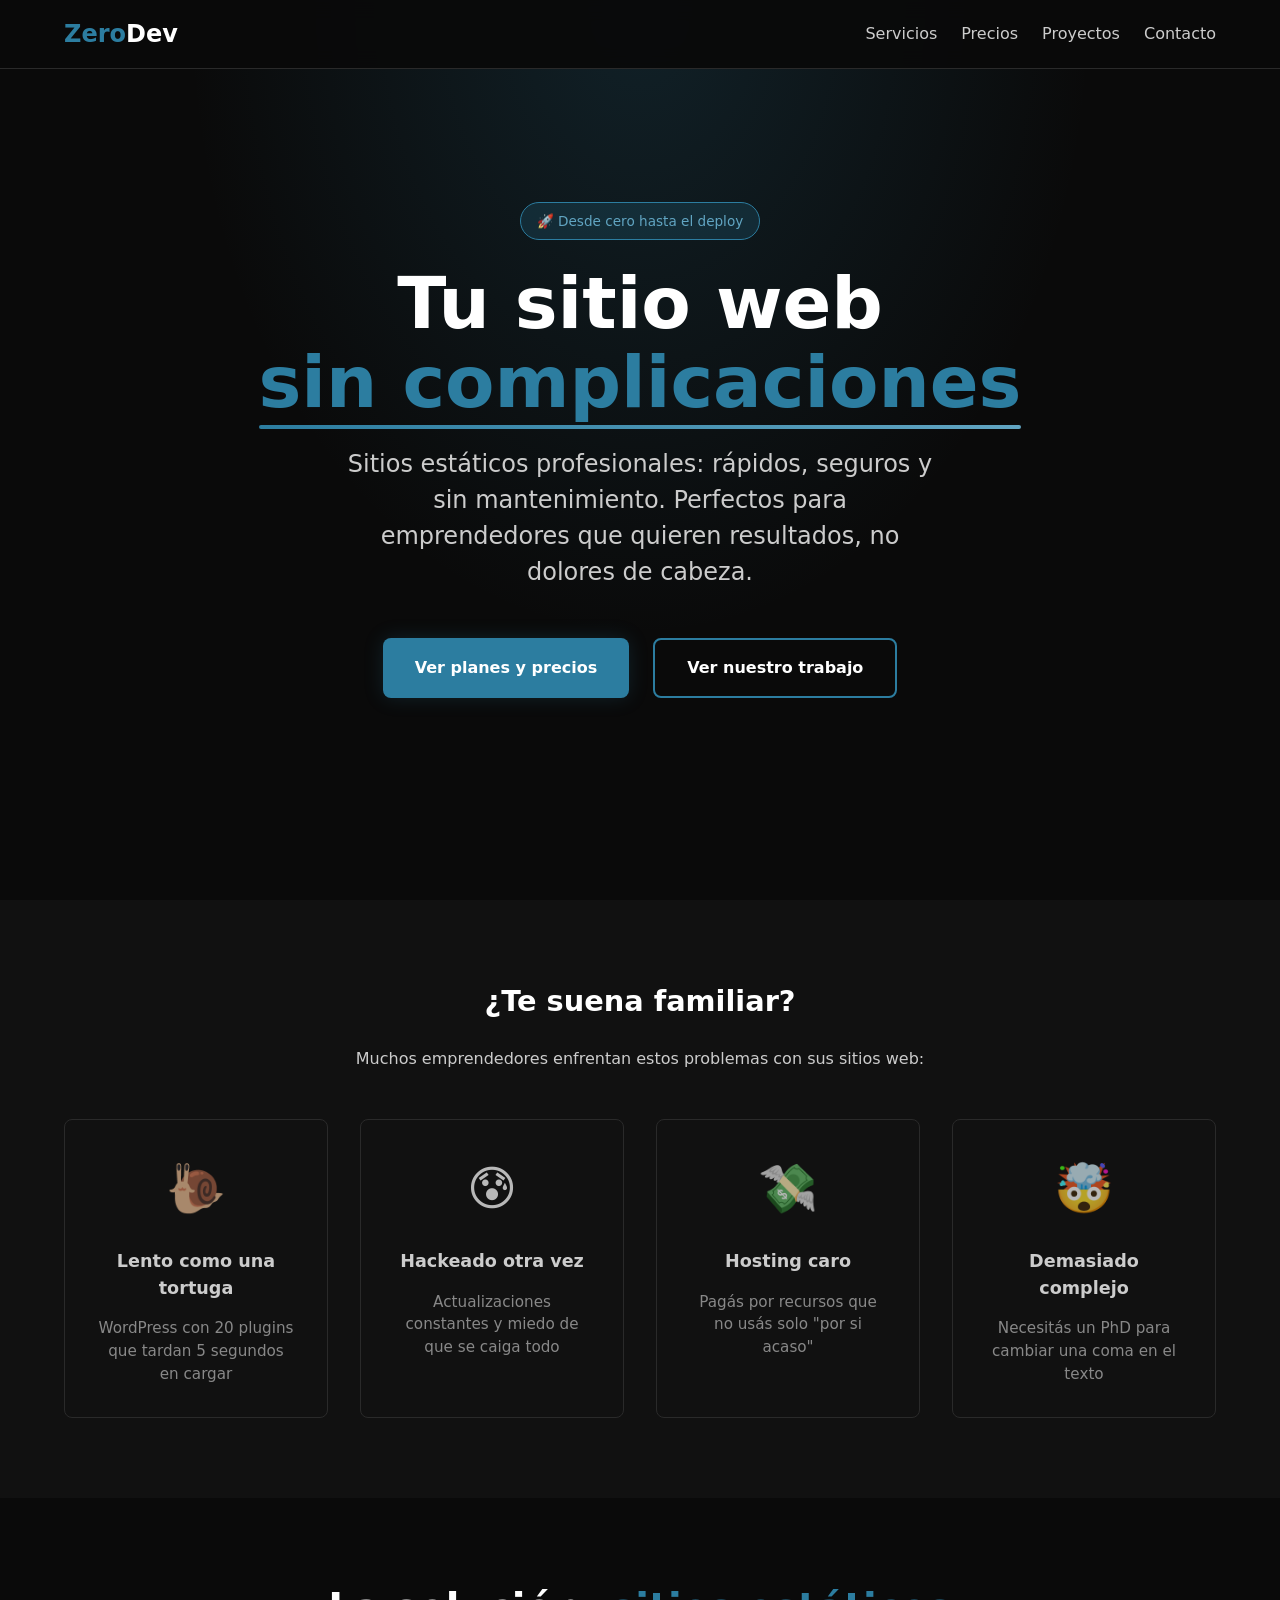
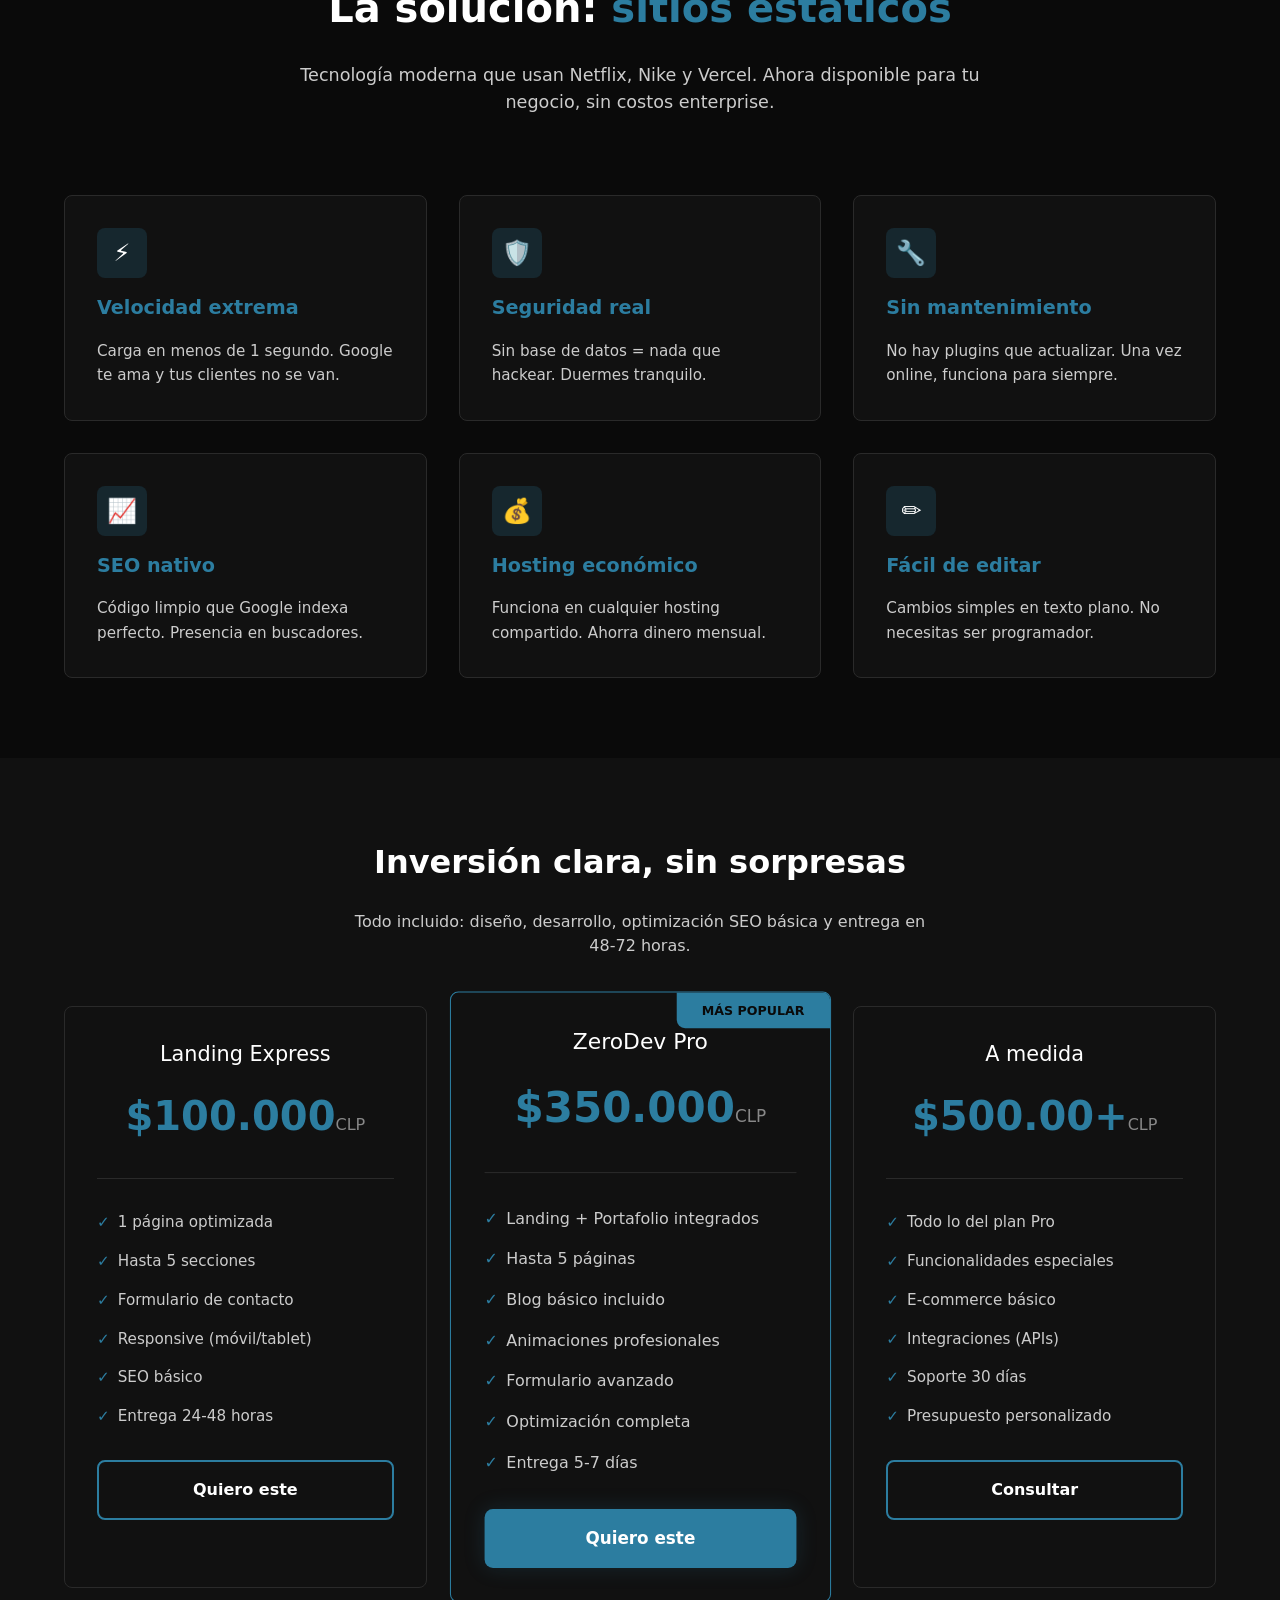
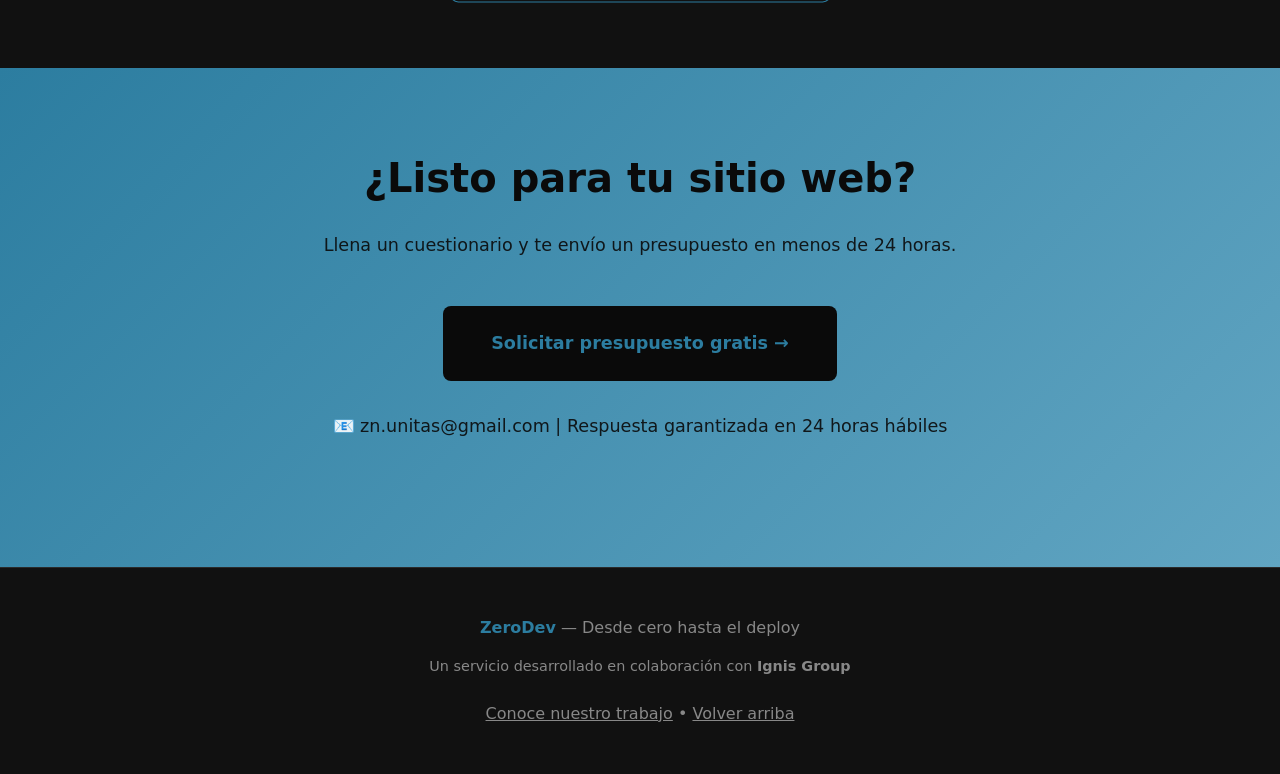
<file: index.html>
<!DOCTYPE html>
<html lang="es">
<head>
  <meta charset="UTF-8">
  <meta name="viewport" content="width=device-width, initial-scale=1.0">
  <meta name="description" content="ZeroDev - Desarrollo web profesional desde cero. Sitios estáticos rápidos, seguros y sin complicaciones.">
  <title>ZeroDev | Desarrollo Web Desde Cero</title>
  <!-- Variables base (las originales) -->
  <link rel="stylesheet" href="css/zero-variables.css">
  <!-- Nuevo archivo de estilos principal con paleta azul -->
  <link rel="stylesheet" href="css/estilos-azul.css">
</head>
<body>
  <!-- Navegación -->
  <nav class="nav-zero">
    <div class="container">
      <a href="/" class="nav-logo"><span>Zero</span>Dev</a>
      <ul class="nav-links">
        <li><a href="#servicios">Servicios</a></li>
        <li><a href="#precios">Precios</a></li>
        <li><a href="/portafolio/">Proyectos</a></li>
        <li><a href="#contacto">Contacto</a></li>
      </ul>
    </div>
  </nav>

  <!-- Hero -->
  <section class="hero-landing" id="inicio">
    <div class="hero-content">
      <span class="badge">🚀 Desde cero hasta el deploy</span>
      <h1>
        Tu sitio web<br>
        <span class="zero">sin complicaciones</span>
      </h1>
      <p class="hero-subtitle">
        Sitios estáticos profesionales: rápidos, seguros y sin mantenimiento. 
        Perfectos para emprendedores que quieren resultados, no dolores de cabeza.
      </p>
      <div class="hero-cta">
        <a href="#precios" class="btn btn-primary">Ver planes y precios</a>
        <a href="/portafolio/" class="btn btn-secondary">Ver nuestro trabajo</a>
      </div>
    </div>
  </section>

  <!-- Problemas que resolvemos -->
  <section class="section problems" id="problemas">
    <div class="container">
      <h2 style="text-align: center; font-size: 1.8rem; margin-bottom: var(--space-md);">
        ¿Te suena familiar?
      </h2>
      <p style="text-align: center; color: var(--text-secondary); max-width: 600px; margin: 0 auto;">
        Muchos emprendedores enfrentan estos problemas con sus sitios web:
      </p>
      
      <div class="problems-grid">
        <div class="problem-card card">
          <div class="problem-icon">🐌</div>
          <h3>Lento como una tortuga</h3>
          <p>WordPress con 20 plugins que tardan 5 segundos en cargar</p>
        </div>
        <div class="problem-card card">
          <div class="problem-icon">😰</div>
          <h3>Hackeado otra vez</h3>
          <p>Actualizaciones constantes y miedo de que se caiga todo</p>
        </div>
        <div class="problem-card card">
          <div class="problem-icon">💸</div>
          <h3>Hosting caro</h3>
          <p>Pagás por recursos que no usás solo "por si acaso"</p>
        </div>
        <div class="problem-card card">
          <div class="problem-icon">🤯</div>
          <h3>Demasiado complejo</h3>
          <p>Necesitás un PhD para cambiar una coma en el texto</p>
        </div>
      </div>
    </div>
  </section>

  <!-- Solución -->
  <section class="section solution" id="servicios">
    <div class="container">
      <div class="solution-header">
        <h2>La solución: <span style="color: var(--primary-color);">sitios estáticos</span></h2>
        <p>
          Tecnología moderna que usan Netflix, Nike y Vercel. 
          Ahora disponible para tu negocio, sin costos enterprise.
        </p>
      </div>

      <div class="features-grid">
        <div class="feature-card card">
          <div class="feature-icon">⚡</div>
          <h3>Velocidad extrema</h3>
          <p>Carga en menos de 1 segundo. Google te ama y tus clientes no se van.</p>
        </div>
        <div class="feature-card card">
          <div class="feature-icon">🛡️</div>
          <h3>Seguridad real</h3>
          <p>Sin base de datos = nada que hackear. Duermes tranquilo.</p>
        </div>
        <div class="feature-card card">
          <div class="feature-icon">🔧</div>
          <h3>Sin mantenimiento</h3>
          <p>No hay plugins que actualizar. Una vez online, funciona para siempre.</p>
        </div>
        <div class="feature-card card">
          <div class="feature-icon">📈</div>
          <h3>SEO nativo</h3>
          <p>Código limpio que Google indexa perfecto. Presencia en buscadores.</p>
        </div>
        <div class="feature-card card">
          <div class="feature-icon">💰</div>
          <h3>Hosting económico</h3>
          <p>Funciona en cualquier hosting compartido. Ahorra dinero mensual.</p>
        </div>
        <div class="feature-card card">
          <div class="feature-icon">✏️</div>
          <h3>Fácil de editar</h3>
          <p>Cambios simples en texto plano. No necesitas ser programador.</p>
        </div>
      </div>
    </div>
  </section>

  <!-- Precios -->
  <section class="section pricing" id="precios">
    <div class="container">
      <h2 style="text-align: center; font-size: 2rem; margin-bottom: var(--space-md);">
        Inversión clara, sin sorpresas
      </h2>
      <p style="text-align: center; color: var(--text-secondary); max-width: 600px; margin: 0 auto var(--space-xl);">
        Todo incluido: diseño, desarrollo, optimización SEO básica y entrega en 48-72 horas.
      </p>

      <div class="pricing-grid">
        <!-- Plan Básico -->
        <div class="pricing-card card">
          <div class="pricing-header">
            <div class="pricing-name">Landing Express</div>
            <div class="pricing-price">$100.000<span>CLP</span></div>
          </div>
          <ul class="pricing-features">
            <li>1 página optimizada</li>
            <li>Hasta 5 secciones</li>
            <li>Formulario de contacto</li>
            <li>Responsive (móvil/tablet)</li>
            <li>SEO básico</li>
            <li>Entrega 24-48 horas</li>
          </ul>
          <a href="#contacto" class="btn btn-secondary" style="width: 100%; justify-content: center;">Quiero este</a>
        </div>

        <!-- Plan Destacado -->
        <div class="pricing-card card featured">
          <div class="pricing-header">
            <div class="pricing-name">ZeroDev Pro</div>
            <div class="pricing-price">$350.000<span>CLP</span></div>
          </div>
          <ul class="pricing-features">
            <li>Landing + Portafolio integrados</li>
            <li>Hasta 5 páginas</li>
            <li>Blog básico incluido</li>
            <li>Animaciones profesionales</li>
            <li>Formulario avanzado</li>
            <li>Optimización completa</li>
            <li>Entrega 5-7 días</li>
          </ul>
          <a href="#contacto" class="btn btn-primary" style="width: 100%; justify-content: center;">Quiero este</a>
        </div>

        <!-- Plan Personalizado -->
        <div class="pricing-card card">
          <div class="pricing-header">
            <div class="pricing-name">A medida</div>
            <div class="pricing-price">$500.00+<span>CLP</span></div>
          </div>
          <ul class="pricing-features">
            <li>Todo lo del plan Pro</li>
            <li>Funcionalidades especiales</li>
            <li>E-commerce básico</li>
            <li>Integraciones (APIs)</li>
            <li>Soporte 30 días</li>
            <li>Presupuesto personalizado</li>
          </ul>
          <a href="#contacto" class="btn btn-secondary" style="width: 100%; justify-content: center;">Consultar</a>
        </div>
      </div>
    </div>
  </section>

  <!-- CTA Final -->
  <section class="cta-final" id="contacto">
    <div class="container">
      <h2>¿Listo para tu sitio web?</h2>
      <p>Llena un cuestionario y te envío un presupuesto en menos de 24 horas.</p>
      <a href="mailto:zn.unitas@gmail.com?subject=Presupuesto%20ZeroDev&body=Hola%2C%20quiero%20un%20presupuesto%20para%20mi%20sitio%20web.%0A%0AMi%20nombre%3A%20%0AMi%20negocio%3A%20%0AQu%C3%A9%20necesito%3A%20" class="btn btn-dark">
        Solicitar presupuesto gratis →
      </a>
      <p class="contact-note">
        📧 zn.unitas@gmail.com | Respuesta garantizada en 24 horas hábiles
      </p>
    </div>
  </section>

  <!-- Footer -->
  <footer class="footer-zero">
    <div class="container">
      <p>
        <span class="brand">ZeroDev</span> — Desde cero hasta el deploy
      </p>
      <p style="margin-top: var(--space-sm); font-size: 0.9rem;">
        Un servicio desarrollado en colaboración con <strong>Ignis Group</strong>
      </p>
      <p style="margin-top: var(--space-md);">
        <a href="/portafolio/" style="color: var(--text-muted);">Conoce nuestro trabajo</a> • 
        <a href="#inicio" style="color: var(--text-muted);">Volver arriba</a>
      </p>
    </div>
  </footer>
</body>
</html>
</file>
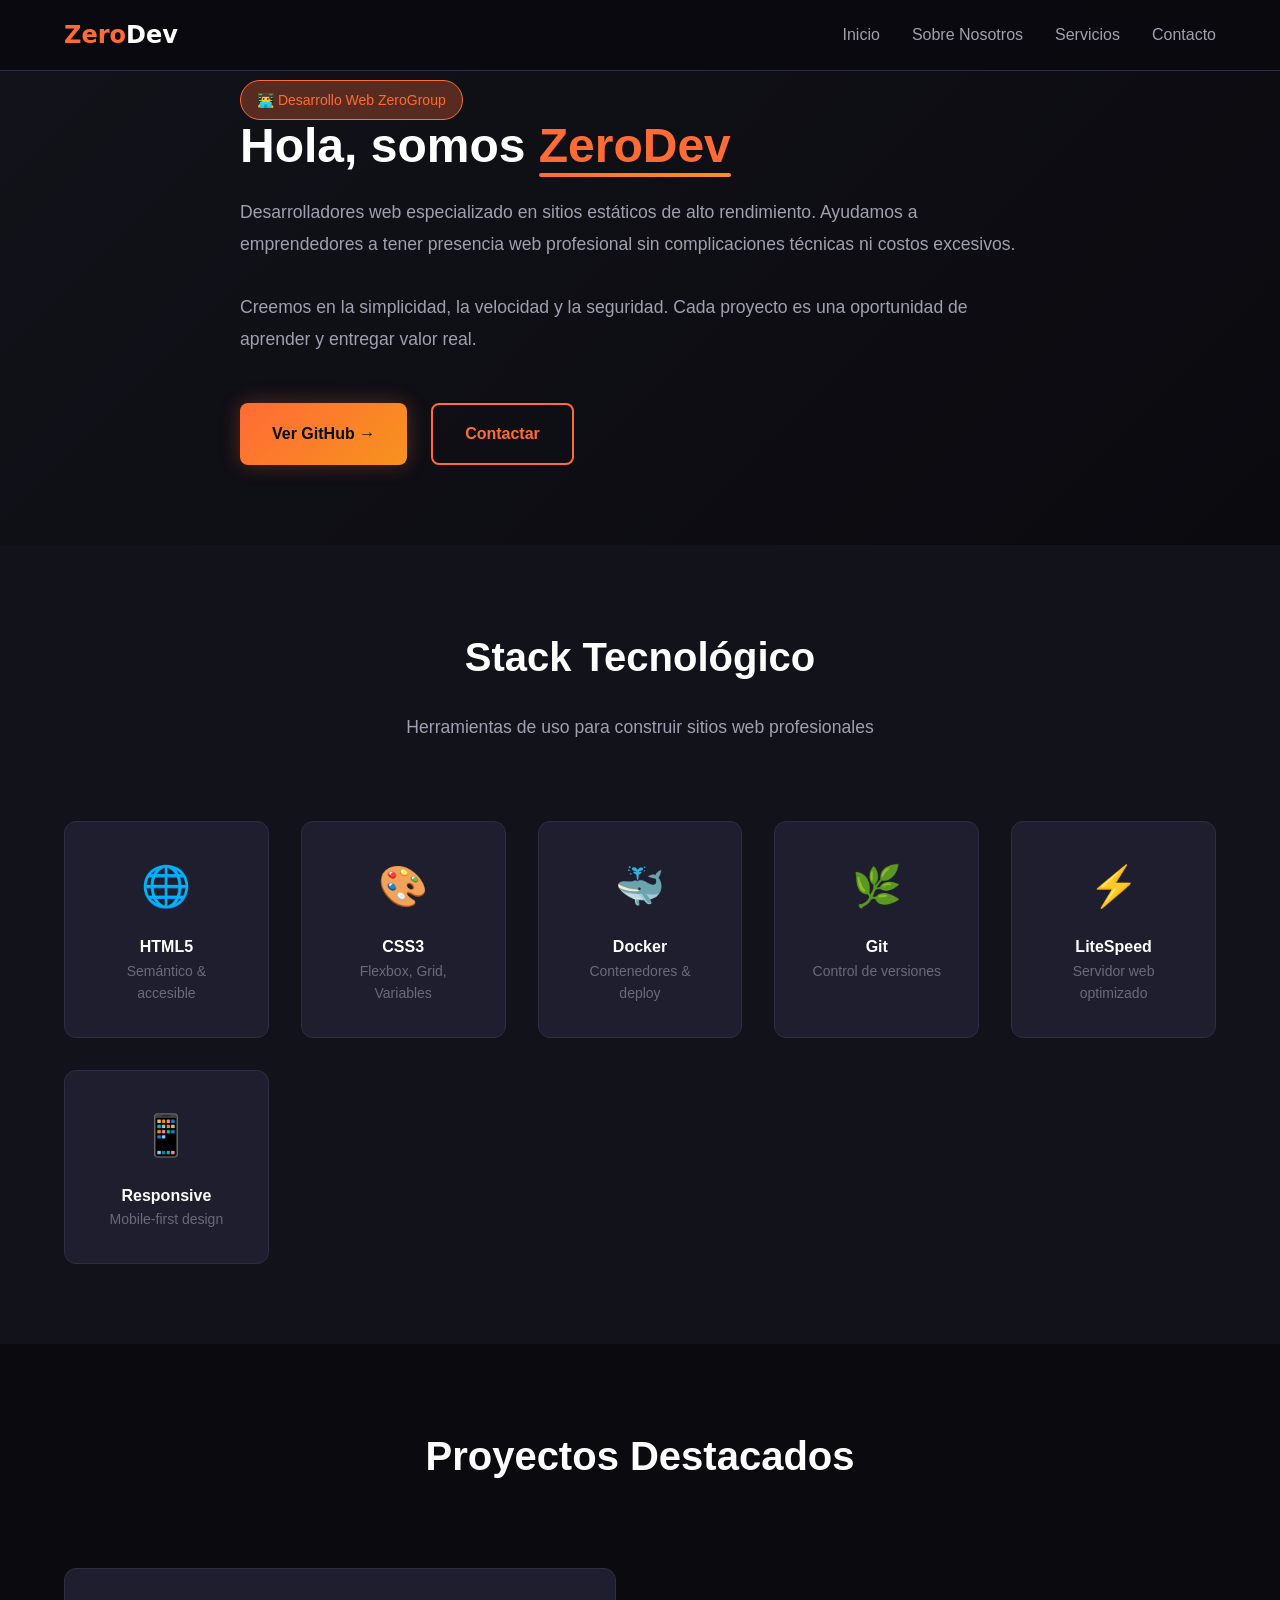
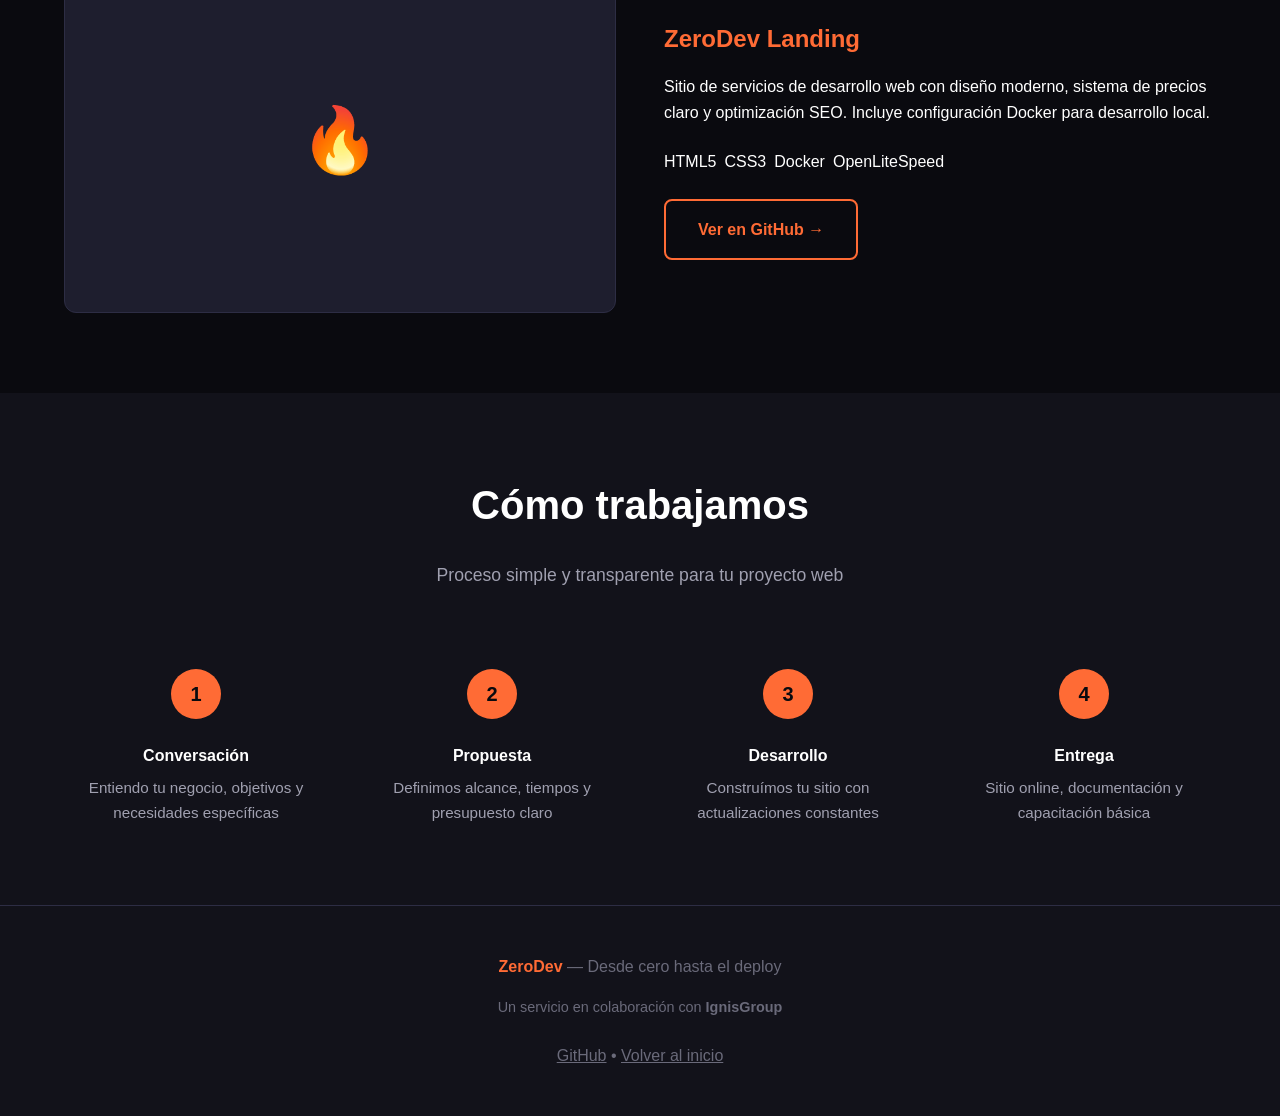
<file: portafolio/index.html>
<!DOCTYPE html>
<html lang="es">
<head>
  <meta charset="UTF-8">
  <meta name="viewport" content="width=device-width, initial-scale=1.0">
  <meta name="description" content="ZeroDev - Desarrollador web especializado en sitios estáticos rápidos, seguros y profesionales.">
  <title>Sobre Nosotros | Desarrollo ZeroGroup</title>
  
  <!-- Sistema de diseño ZeroDev -->
  <link rel="stylesheet" href="../css/zero-variables.css">
  <link rel="stylesheet" href="../css/zero-components.css">
  <link rel="stylesheet" href="../css/portafolio.css">
</head>
<body>
  <!-- Navegación -->
  <nav class="nav-zero">
    <div class="container">
      <a href="/" class="nav-logo"><span>Zero</span>Dev</a>
      <ul class="nav-links">
        <li><a href="/">Inicio</a></li>
        <li><a href="/portafolio/">Sobre Nosotros</a></li>
        <li><a href="/#servicios">Servicios</a></li>
        <li><a href="/#contacto">Contacto</a></li>
      </ul>
    </div>
  </nav>

  <!-- Hero -->
  <section class="hero hero-portafolio">
    <div class="container">
      <div class="hero-content">
        <span class="badge">👨‍💻 Desarrollo Web ZeroGroup</span>
        <h1>Hola, somos <span class="accent">ZeroDev</span></h1>
        <p class="bio">
          Desarrolladores web especializado en sitios estáticos de alto rendimiento. 
          Ayudamos a emprendedores a tener 
          presencia web profesional sin complicaciones técnicas ni costos excesivos.
          <br><br>
          Creemos en la simplicidad, la velocidad y la seguridad. Cada proyecto es una 
          oportunidad de aprender y entregar valor real.
        </p>
        <div class="hero-cta">
          <a href="https://github.com/ZenZeroQ" target="_blank" class="btn btn-primary">
            Ver GitHub →
          </a>
          <a href="mailto:zn.unitas@gmail.com" class="btn btn-secondary">
            Contactar
          </a>
        </div>
      </div>
    </div>
  </section>

  <!-- Stack Tecnológico -->
  <section class="section stack-section">
    <div class="container">
      <div class="section-header">
        <h2>Stack Tecnológico</h2>
        <p>Herramientas de uso para construir sitios web profesionales</p>
      </div>
      
      <div class="grid-4">
        <div class="card tech-item">
          <div class="card-icon">🌐</div>
          <div class="tech-name">HTML5</div>
          <div class="tech-level">Semántico & accesible</div>
        </div>
        <div class="card tech-item">
          <div class="card-icon">🎨</div>
          <div class="tech-name">CSS3</div>
          <div class="tech-level">Flexbox, Grid, Variables</div>
        </div>
        <div class="card tech-item">
          <div class="card-icon">🐳</div>
          <div class="tech-name">Docker</div>
          <div class="tech-level">Contenedores & deploy</div>
        </div>
        <div class="card tech-item">
          <div class="card-icon">🌿</div>
          <div class="tech-name">Git</div>
          <div class="tech-level">Control de versiones</div>
        </div>
        <div class="card tech-item">
          <div class="card-icon">⚡</div>
          <div class="tech-name">LiteSpeed</div>
          <div class="tech-level">Servidor web optimizado</div>
        </div>
        <div class="card tech-item">
          <div class="card-icon">📱</div>
          <div class="tech-name">Responsive</div>
          <div class="tech-level">Mobile-first design</div>
        </div>
      </div>
    </div>
  </section>

  <!-- Proyectos -->
  <section class="section proyectos-section">
    <div class="container">
      <div class="section-header">
        <h2>Proyectos Destacados</h2>
      </div>
      
      <div class="proyecto-card">
        <div class="proyecto-preview">🔥</div>
        <div class="proyecto-info">
          <h3>ZeroDev Landing</h3>
          <p>
            Sitio de servicios de desarrollo web con diseño moderno, 
            sistema de precios claro y optimización SEO. Incluye 
            configuración Docker para desarrollo local.
          </p>
          <div class="proyecto-tags">
            <span class="tag">HTML5</span>
            <span class="tag">CSS3</span>
            <span class="tag">Docker</span>
            <span class="tag">OpenLiteSpeed</span>
          </div>
          <a href="https://github.com/ZenZeroQ/zerodev" target="_blank" class="btn btn-secondary">
            Ver en GitHub →
          </a>
        </div>
      </div>
    </div>
  </section>

  <!-- Proceso -->
  <section class="section proceso-section">
    <div class="container">
      <div class="section-header">
        <h2>Cómo trabajamos</h2>
        <p>Proceso simple y transparente para tu proyecto web</p>
      </div>
      
      <div class="steps">
        <div class="step">
          <div class="step-number">1</div>
          <h4>Conversación</h4>
          <p>Entiendo tu negocio, objetivos y necesidades específicas</p>
        </div>
        <div class="step">
          <div class="step-number">2</div>
          <h4>Propuesta</h4>
          <p>Definimos alcance, tiempos y presupuesto claro</p>
        </div>
        <div class="step">
          <div class="step-number">3</div>
          <h4>Desarrollo</h4>
          <p>Construímos tu sitio con actualizaciones constantes</p>
        </div>
        <div class="step">
          <div class="step-number">4</div>
          <h4>Entrega</h4>
          <p>Sitio online, documentación y capacitación básica</p>
        </div>
      </div>
    </div>
  </section>

  <!-- Footer -->
  <footer class="footer-zero">
    <div class="container">
      <p>
        <span class="brand">ZeroDev</span> — Desde cero hasta el deploy
      </p>
      <p class="mt-1" style="font-size: 0.9rem;">
        Un servicio en colaboración con <strong>IgnisGroup</strong>
      </p>
      <p class="mt-2">
        <a href="https://github.com/ZenZeroQ/zerodev" style="color: var(--text-muted);">GitHub</a> • 
        <a href="/" style="color: var(--text-muted);">Volver al inicio</a>
      </p>
    </div>
  </footer>
</body>
</html>
</file>
<file: css/zero-variables.css>
/* ============================================
   ZERO DEV - Sistema de Diseño
   Desde cero hasta el deploy
   ============================================ */

:root {
  /* Colores primarios - Identidad ZeroDev */
  --zero-black: #0a0a0f;
  --zero-dark: #12121a;
  --zero-gray-dark: #1e1e2e;
  --zero-gray: #2d2d44;
  --zero-gray-light: #4a4a6a;
  
  /* Acentos - Fuego que crece desde cero */
  --fire-primary: #ff6b35;
  --fire-secondary: #f7931e;
  --fire-glow: rgba(255, 107, 53, 0.3);
  
  /* Texto */
  --text-primary: #ffffff;
  --text-secondary: #a0a0b0;
  --text-muted: #6a6a7a;
  
  /* Tipografía */
  --font-display: 'Segoe UI', system-ui, -apple-system, sans-serif;
  --font-body: 'Inter', -apple-system, BlinkMacSystemFont, sans-serif;
  --font-mono: 'Fira Code', 'Monaco', monospace;
  
  /* Espaciado */
  --space-xs: 0.5rem;
  --space-sm: 1rem;
  --space-md: 1.5rem;
  --space-lg: 2rem;
  --space-xl: 3rem;
  --space-2xl: 5rem;
  
  /* Bordes */
  --radius-sm: 4px;
  --radius-md: 8px;
  --radius-lg: 12px;
  --radius-xl: 20px;
  
  /* Sombras */
  --shadow-sm: 0 1px 2px rgba(0,0,0,0.3);
  --shadow-md: 0 4px 6px rgba(0,0,0,0.4);
  --shadow-lg: 0 10px 25px rgba(0,0,0,0.5);
  --shadow-fire: 0 0 20px var(--fire-glow);
  
  /* Transiciones */
  --transition-fast: 0.15s ease;
  --transition-base: 0.3s ease;
  --transition-slow: 0.5s ease;
}

/* Reset básico */
* {
  margin: 0;
  padding: 0;
  box-sizing: border-box;
}

html {
  scroll-behavior: smooth;
}

body {
  font-family: var(--font-body);
  background: var(--zero-black);
  color: var(--text-primary);
  line-height: 1.6;
  min-height: 100vh;
}

/* Utilidades comunes */
.container {
  max-width: 1200px;
  margin: 0 auto;
  padding: 0 var(--space-md);
}

.section {
  padding: var(--space-2xl) 0;
}

/* Botones ZeroDev */
.btn {
  display: inline-flex;
  align-items: center;
  gap: var(--space-xs);
  padding: var(--space-sm) var(--space-lg);
  border-radius: var(--radius-md);
  font-weight: 600;
  text-decoration: none;
  transition: all var(--transition-base);
  cursor: pointer;
  border: none;
  font-size: 1rem;
}

.btn-primary {
  background: linear-gradient(135deg, var(--fire-primary), var(--fire-secondary));
  color: var(--zero-black);
  box-shadow: var(--shadow-fire);
}

.btn-primary:hover {
  transform: translateY(-2px);
  box-shadow: 0 0 30px var(--fire-glow);
}

.btn-secondary {
  background: transparent;
  color: var(--fire-primary);
  border: 2px solid var(--fire-primary);
}

.btn-secondary:hover {
  background: var(--fire-primary);
  color: var(--zero-black);
}

/* Badges */
.badge {
  display: inline-block;
  padding: var(--space-xs) var(--space-sm);
  background: var(--fire-glow);
  border: 1px solid var(--fire-primary);
  color: var(--fire-primary);
  border-radius: var(--radius-xl);
  font-size: 0.875rem;
  font-weight: 500;
}

/* Cards */
.card {
  background: var(--zero-gray-dark);
  border: 1px solid var(--zero-gray);
  border-radius: var(--radius-lg);
  padding: var(--space-lg);
  transition: all var(--transition-base);
}

.card:hover {
  border-color: var(--fire-primary);
  transform: translateY(-4px);
  box-shadow: var(--shadow-lg);
}

/* Navegación base */
.nav-zero {
  position: fixed;
  top: 0;
  left: 0;
  right: 0;
  background: rgba(10, 10, 15, 0.95);
  backdrop-filter: blur(10px);
  border-bottom: 1px solid var(--zero-gray);
  z-index: 1000;
  padding: var(--space-sm) 0;
}

.nav-zero .container {
  display: flex;
  justify-content: space-between;
  align-items: center;
}

.nav-logo {
  font-family: var(--font-display);
  font-size: 1.5rem;
  font-weight: 800;
  color: var(--text-primary);
  text-decoration: none;
}

.nav-logo span {
  color: var(--fire-primary);
}

.nav-links {
  display: flex;
  gap: var(--space-lg);
  list-style: none;
}

.nav-links a {
  color: var(--text-secondary);
  text-decoration: none;
  font-weight: 500;
  transition: color var(--transition-fast);
}

.nav-links a:hover {
  color: var(--fire-primary);
}

/* Footer base */
.footer-zero {
  background: var(--zero-dark);
  border-top: 1px solid var(--zero-gray);
  padding: var(--space-xl) 0;
  text-align: center;
  color: var(--text-muted);
}

.footer-zero .brand {
  color: var(--fire-primary);
  font-weight: 700;
}

/* Responsive */
@media (max-width: 768px) {
  .nav-links {
    display: none; /* Menú hamburguesa en versión final */
  }
  
  .container {
    padding: 0 var(--space-sm);
  }
}
</file>
<file: css/estilos-azul.css>
/* ============================================
   ESTILOS PRINCIPALES - PALETA AZUL/BLANCO/NEGRO
   ============================================ */

/* --------------------------------------------
   SOBRESCRITURA DE VARIABLES (nueva paleta)
   -------------------------------------------- */
:root {
  /* Colores principales - Azul suave */
  --primary-color: #2c7da0;      /* azul principal */
  --primary-light: #61a5c2;      /* azul más claro */
  --primary-dark: #1f5068;       /* azul oscuro */
  --primary-glow: rgba(44, 125, 160, 0.2);
  
  /* Fuego original se reemplaza por azul */
  --fire-primary: var(--primary-color);
  --fire-secondary: var(--primary-light);
  --fire-glow: var(--primary-glow);
  
  /* Fondo y texto */
  --zero-black: #0a0a0a;
  --zero-dark: #111111;
  --zero-gray: #2a2a2a;
  --text-primary: #ffffff;
  --text-secondary: #cccccc;
  --text-muted: #888888;
  
  /* Espaciados (se mantienen igual) */
  --space-xs: 0.5rem;
  --space-sm: 1rem;
  --space-md: 1.5rem;
  --space-lg: 2rem;
  --space-xl: 3rem;
  --space-2xl: 5rem;
  
  /* Bordes */
  --radius-md: 8px;
  
  /* Fuentes */
  --font-display: system-ui, -apple-system, 'Segoe UI', Roboto, Helvetica, Arial, sans-serif;
}

/* --------------------------------------------
   ESTILOS GLOBALES (de zero-variables.css)
   -------------------------------------------- */
* {
  margin: 0;
  padding: 0;
  box-sizing: border-box;
}

body {
  font-family: var(--font-display);
  background: var(--zero-black);
  color: var(--text-primary);
  line-height: 1.5;
}

.container {
  max-width: 1200px;
  margin: 0 auto;
  padding: 0 var(--space-md);
}

.section {
  padding: var(--space-2xl) 0;
}

/* Cards */
.card {
  background: var(--zero-dark);
  border-radius: var(--radius-md);
  padding: var(--space-lg);
  transition: transform 0.2s, box-shadow 0.2s;
  border: 1px solid var(--zero-gray);
}

.card:hover {
  transform: translateY(-4px);
  box-shadow: 0 10px 20px rgba(0,0,0,0.3);
}

/* Botones */
.btn {
  display: inline-flex;
  align-items: center;
  gap: var(--space-xs);
  padding: var(--space-sm) var(--space-lg);
  border-radius: var(--radius-md);
  text-decoration: none;
  font-weight: 600;
  transition: all 0.2s ease;
  cursor: pointer;
}

.btn-primary {
  background: var(--primary-color);
  color: white;
}

.btn-primary:hover {
  background: var(--primary-dark);
  transform: scale(1.05);
}

.btn-secondary {
  background: transparent;
  color: var(--text-primary);
  border: 2px solid var(--primary-color);
}

.btn-secondary:hover {
  background: var(--primary-color);
  color: white;
  transform: scale(1.05);
}

/* Badge */
.badge {
  display: inline-block;
  background: var(--primary-glow);
  color: var(--primary-light);
  padding: var(--space-xs) var(--space-sm);
  border-radius: 50px;
  font-size: 0.85rem;
  margin-bottom: var(--space-md);
  font-weight: 500;
}

/* Navegación (si no está definida en zero-variables) */
.nav-zero {
  position: fixed;
  top: 0;
  width: 100%;
  background: rgba(10, 10, 10, 0.95);
  backdrop-filter: blur(10px);
  z-index: 1000;
  padding: var(--space-sm) 0;
  border-bottom: 1px solid var(--zero-gray);
}

.nav-zero .container {
  display: flex;
  justify-content: space-between;
  align-items: center;
  flex-wrap: wrap;
}

.nav-logo {
  font-size: 1.5rem;
  font-weight: 800;
  text-decoration: none;
  color: var(--text-primary);
}

.nav-logo span {
  color: var(--primary-color);
}

.nav-links {
  display: flex;
  gap: var(--space-md);
  list-style: none;
}

.nav-links a {
  color: var(--text-secondary);
  text-decoration: none;
  transition: color 0.2s;
}

.nav-links a:hover {
  color: var(--primary-color);
}

/* Footer */
.footer-zero {
  background: var(--zero-dark);
  padding: var(--space-xl) 0;
  text-align: center;
  border-top: 1px solid var(--zero-gray);
}

.brand {
  color: var(--primary-color);
  font-weight: 700;
}

/* --------------------------------------------
   ESTILOS ESPECÍFICOS DE LANDING (antes en <style>)
   -------------------------------------------- */

/* Hero landing */
.hero-landing {
  min-height: 100vh;
  display: flex;
  align-items: center;
  justify-content: center;
  text-align: center;
  padding: var(--space-2xl) var(--space-md);
  background: 
    radial-gradient(ellipse at top, var(--primary-glow) 0%, transparent 50%),
    var(--zero-black);
}

.hero-content h1 {
  font-family: var(--font-display);
  font-size: clamp(2.5rem, 8vw, 4.5rem);
  font-weight: 800;
  line-height: 1.1;
  margin-bottom: var(--space-md);
}

.hero-content h1 .zero {
  color: var(--primary-color);
  position: relative;
}

.hero-content h1 .zero::after {
  content: '';
  position: absolute;
  bottom: -5px;
  left: 0;
  right: 0;
  height: 4px;
  background: linear-gradient(90deg, var(--primary-color), var(--primary-light));
  border-radius: 2px;
}

.hero-subtitle {
  font-size: clamp(1.1rem, 3vw, 1.5rem);
  color: var(--text-secondary);
  max-width: 600px;
  margin: 0 auto var(--space-xl);
}

.hero-cta {
  display: flex;
  gap: var(--space-md);
  justify-content: center;
  flex-wrap: wrap;
}

/* Sección problemas */
.problems {
  background: var(--zero-dark);
}

.problems-grid {
  display: grid;
  grid-template-columns: repeat(auto-fit, minmax(250px, 1fr));
  gap: var(--space-lg);
  margin-top: var(--space-xl);
}

.problem-card {
  text-align: center;
  padding: var(--space-lg);
}

.problem-icon {
  font-size: 3rem;
  margin-bottom: var(--space-md);
  opacity: 0.7;
}

.problem-card h3 {
  color: var(--text-secondary);
  font-size: 1.1rem;
  margin-bottom: var(--space-sm);
}

.problem-card p {
  color: var(--text-muted);
  font-size: 0.95rem;
}

/* Sección solución */
.solution {
  background: var(--zero-black);
}

.solution-header {
  text-align: center;
  margin-bottom: var(--space-2xl);
}

.solution-header h2 {
  font-size: clamp(1.8rem, 4vw, 2.5rem);
  margin-bottom: var(--space-md);
}

.solution-header p {
  color: var(--text-secondary);
  font-size: 1.1rem;
  max-width: 700px;
  margin: 0 auto;
}

.features-grid {
  display: grid;
  grid-template-columns: repeat(auto-fit, minmax(280px, 1fr));
  gap: var(--space-lg);
}

.feature-card {
  display: flex;
  flex-direction: column;
  gap: var(--space-sm);
}

.feature-icon {
  width: 50px;
  height: 50px;
  background: var(--primary-glow);
  border-radius: var(--radius-md);
  display: flex;
  align-items: center;
  justify-content: center;
  font-size: 1.5rem;
}

.feature-card h3 {
  color: var(--primary-color);
  font-size: 1.2rem;
}

.feature-card p {
  color: var(--text-secondary);
  font-size: 0.95rem;
  line-height: 1.6;
}

/* Precios */
.pricing {
  background: var(--zero-dark);
}

.pricing-grid {
  display: grid;
  grid-template-columns: repeat(auto-fit, minmax(300px, 1fr));
  gap: var(--space-lg);
  margin-top: var(--space-xl);
}

.pricing-card {
  position: relative;
  overflow: hidden;
}

.pricing-card.featured {
  border-color: var(--primary-color);
  transform: scale(1.05);
}

.pricing-card.featured::before {
  content: 'MÁS POPULAR';
  position: absolute;
  top: 0;
  right: 0;
  background: var(--primary-color);
  color: var(--zero-black);
  padding: var(--space-xs) var(--space-md);
  font-size: 0.75rem;
  font-weight: 700;
  border-bottom-left-radius: var(--radius-md);
}

.pricing-header {
  text-align: center;
  margin-bottom: var(--space-lg);
  padding-bottom: var(--space-lg);
  border-bottom: 1px solid var(--zero-gray);
}

.pricing-name {
  font-size: 1.3rem;
  color: var(--text-primary);
  margin-bottom: var(--space-sm);
}

.pricing-price {
  font-size: 2.5rem;
  font-weight: 800;
  color: var(--primary-color);
}

.pricing-price span {
  font-size: 1rem;
  color: var(--text-muted);
  font-weight: 400;
}

.pricing-features {
  list-style: none;
  display: flex;
  flex-direction: column;
  gap: var(--space-sm);
  margin-bottom: var(--space-lg);
}

.pricing-features li {
  display: flex;
  align-items: center;
  gap: var(--space-xs);
  color: var(--text-secondary);
  font-size: 0.95rem;
}

.pricing-features li::before {
  content: '✓';
  color: var(--primary-color);
  font-weight: 700;
}

/* CTA final */
.cta-final {
  background: linear-gradient(135deg, var(--primary-color), var(--primary-light));
  color: var(--zero-black);
  text-align: center;
  padding: var(--space-2xl) var(--space-md);
}

.cta-final h2 {
  font-size: clamp(1.8rem, 4vw, 2.5rem);
  margin-bottom: var(--space-md);
}

.cta-final p {
  font-size: 1.1rem;
  margin-bottom: var(--space-xl);
  opacity: 0.9;
}

.btn-dark {
  background: var(--zero-black);
  color: var(--primary-color);
  padding: var(--space-md) var(--space-xl);
  font-size: 1.1rem;
}

.btn-dark:hover {
  background: var(--zero-dark);
  transform: scale(1.05);
}

.contact-note {
  margin-top: var(--space-lg);
  font-size: 0.9rem;
  opacity: 0.8;
}
</file>
<file: css/zero-components.css>
/* ============================================
   ZERO DEV - Componentes Reutilizables
   ============================================ */

/* ===== NAVEGACIÓN ===== */
.nav-zero {
  position: fixed;
  top: 0;
  left: 0;
  right: 0;
  background: rgba(10, 10, 15, 0.95);
  backdrop-filter: blur(10px);
  border-bottom: 1px solid var(--zero-gray);
  z-index: 1000;
  padding: var(--space-sm) 0;
}

.nav-zero .container {
  display: flex;
  justify-content: space-between;
  align-items: center;
}

.nav-logo {
  font-family: var(--font-display);
  font-size: 1.5rem;
  font-weight: 800;
  color: var(--text-primary);
  text-decoration: none;
}

.nav-logo span {
  color: var(--fire-primary);
}

.nav-links {
  display: flex;
  gap: var(--space-lg);
  list-style: none;
}

.nav-links a {
  color: var(--text-secondary);
  text-decoration: none;
  font-weight: 500;
  transition: color var(--transition-fast);
}

.nav-links a:hover {
  color: var(--fire-primary);
}

/* ===== HERO BASE ===== */
.hero {
  min-height: 100vh;
  display: flex;
  align-items: center;
  padding: var(--space-2xl) var(--space-md);
}

.hero-content {
  max-width: 800px;
}

.hero h1 {
  font-size: clamp(2.5rem, 8vw, 4.5rem);
  font-weight: 800;
  line-height: 1.1;
  margin-bottom: var(--space-md);
}

.hero h1 .accent {
  color: var(--fire-primary);
  position: relative;
}

.hero h1 .accent::after {
  content: '';
  position: absolute;
  bottom: -5px;
  left: 0;
  right: 0;
  height: 4px;
  background: linear-gradient(90deg, var(--fire-primary), var(--fire-secondary));
  border-radius: 2px;
}

.hero-subtitle {
  font-size: clamp(1.1rem, 3vw, 1.5rem);
  color: var(--text-secondary);
  max-width: 600px;
  margin-bottom: var(--space-xl);
}

.hero-cta {
  display: flex;
  gap: var(--space-md);
  flex-wrap: wrap;
}

/* ===== SECCIONES ===== */
.section {
  padding: var(--space-2xl) 0;
}

.section-header {
  text-align: center;
  margin-bottom: var(--space-2xl);
}

.section-header h2 {
  font-size: clamp(1.8rem, 4vw, 2.5rem);
  margin-bottom: var(--space-md);
}

.section-header p {
  color: var(--text-secondary);
  font-size: 1.1rem;
  max-width: 700px;
  margin: 0 auto;
}

/* ===== GRIDS ===== */
.grid-2 {
  display: grid;
  grid-template-columns: repeat(auto-fit, minmax(300px, 1fr));
  gap: var(--space-lg);
}

.grid-3 {
  display: grid;
  grid-template-columns: repeat(auto-fit, minmax(280px, 1fr));
  gap: var(--space-lg);
}

.grid-4 {
  display: grid;
  grid-template-columns: repeat(auto-fit, minmax(200px, 1fr));
  gap: var(--space-lg);
}

/* ===== CARDS ===== */
.card {
  background: var(--zero-gray-dark);
  border: 1px solid var(--zero-gray);
  border-radius: var(--radius-lg);
  padding: var(--space-lg);
  transition: all var(--transition-base);
}

.card:hover {
  border-color: var(--fire-primary);
  transform: translateY(-4px);
  box-shadow: var(--shadow-lg);
}

.card-icon {
  font-size: 2.5rem;
  margin-bottom: var(--space-sm);
}

.card h3 {
  color: var(--fire-primary);
  font-size: 1.2rem;
  margin-bottom: var(--space-sm);
}

.card p {
  color: var(--text-secondary);
  font-size: 0.95rem;
  line-height: 1.6;
}

/* ===== PROYECTO CARD ===== */
.proyecto-card {
  display: grid;
  grid-template-columns: 1fr 1fr;
  gap: var(--space-xl);
  align-items: center;
}

@media (max-width: 768px) {
  .proyecto-card {
    grid-template-columns: 1fr;
  }
}

.proyecto-preview {
  background: var(--zero-gray-dark);
  border-radius: var(--radius-lg);
  padding: var(--space-lg);
  border: 1px solid var(--zero-gray);
  aspect-ratio: 16/10;
  display: flex;
  align-items: center;
  justify-content: center;
  font-size: 4rem;
}

.proyecto-info h3 {
  color: var(--fire-primary);
  font-size: 1.5rem;
  margin-bottom: var(--space-sm);
}

.proyecto-tags {
  display: flex;
  gap: var(--space-xs);
  flex-wrap: wrap;
  margin: var(--space-md) 0;
}

/* ===== STEPS / PROCESO ===== */
.steps {
  display: grid;
  grid-template-columns: repeat(auto-fit, minmax(200px, 1fr));
  gap: var(--space-lg);
}

.step {
  text-align: center;
}

.step-number {
  width: 50px;
  height: 50px;
  background: var(--fire-primary);
  color: var(--zero-black);
  border-radius: 50%;
  display: flex;
  align-items: center;
  justify-content: center;
  font-weight: 800;
  font-size: 1.25rem;
  margin: 0 auto var(--space-md);
}

.step h4 {
  color: var(--text-primary);
  margin-bottom: var(--space-xs);
}

.step p {
  color: var(--text-secondary);
  font-size: 0.95rem;
}

/* ===== FOOTER ===== */
.footer-zero {
  background: var(--zero-dark);
  border-top: 1px solid var(--zero-gray);
  padding: var(--space-xl) 0;
  text-align: center;
  color: var(--text-muted);
}

.footer-zero .brand {
  color: var(--fire-primary);
  font-weight: 700;
}

/* ===== UTILIDADES ===== */
.text-center { text-align: center; }
.mt-1 { margin-top: var(--space-sm); }
.mt-2 { margin-top: var(--space-md); }
.mt-3 { margin-top: var(--space-lg); }
.mb-1 { margin-bottom: var(--space-sm); }
.mb-2 { margin-bottom: var(--space-md); }
.mb-3 { margin-bottom: var(--space-lg); }
</file>
<file: css/portafolio.css>
/* ============================================
   PORTAFOLIO - Estilos específicos
   ============================================ */

/* Hero portafolio más compacto */
.hero-portafolio {
  min-height: 60vh;
  background: linear-gradient(135deg, var(--zero-dark) 0%, var(--zero-black) 100%);
}

.hero-portafolio h1 {
  font-size: clamp(2rem, 5vw, 3rem);
}

.bio {
  color: var(--text-secondary);
  font-size: 1.1rem;
  line-height: 1.8;
  margin-bottom: var(--space-xl);
}

/* Stack tecnológico */
.stack-section {
  background: var(--zero-dark);
}

.tech-item {
  text-align: center;
  padding: var(--space-lg);
}

.tech-name {
  color: var(--text-primary);
  font-weight: 600;
  margin-top: var(--space-sm);
}

.tech-level {
  color: var(--text-muted);
  font-size: 0.875rem;
}

/* Proyectos */
.proyectos-section {
  background: var(--zero-black);
}

/* Proceso */
.proceso-section {
  background: var(--zero-dark);
}
</file>
